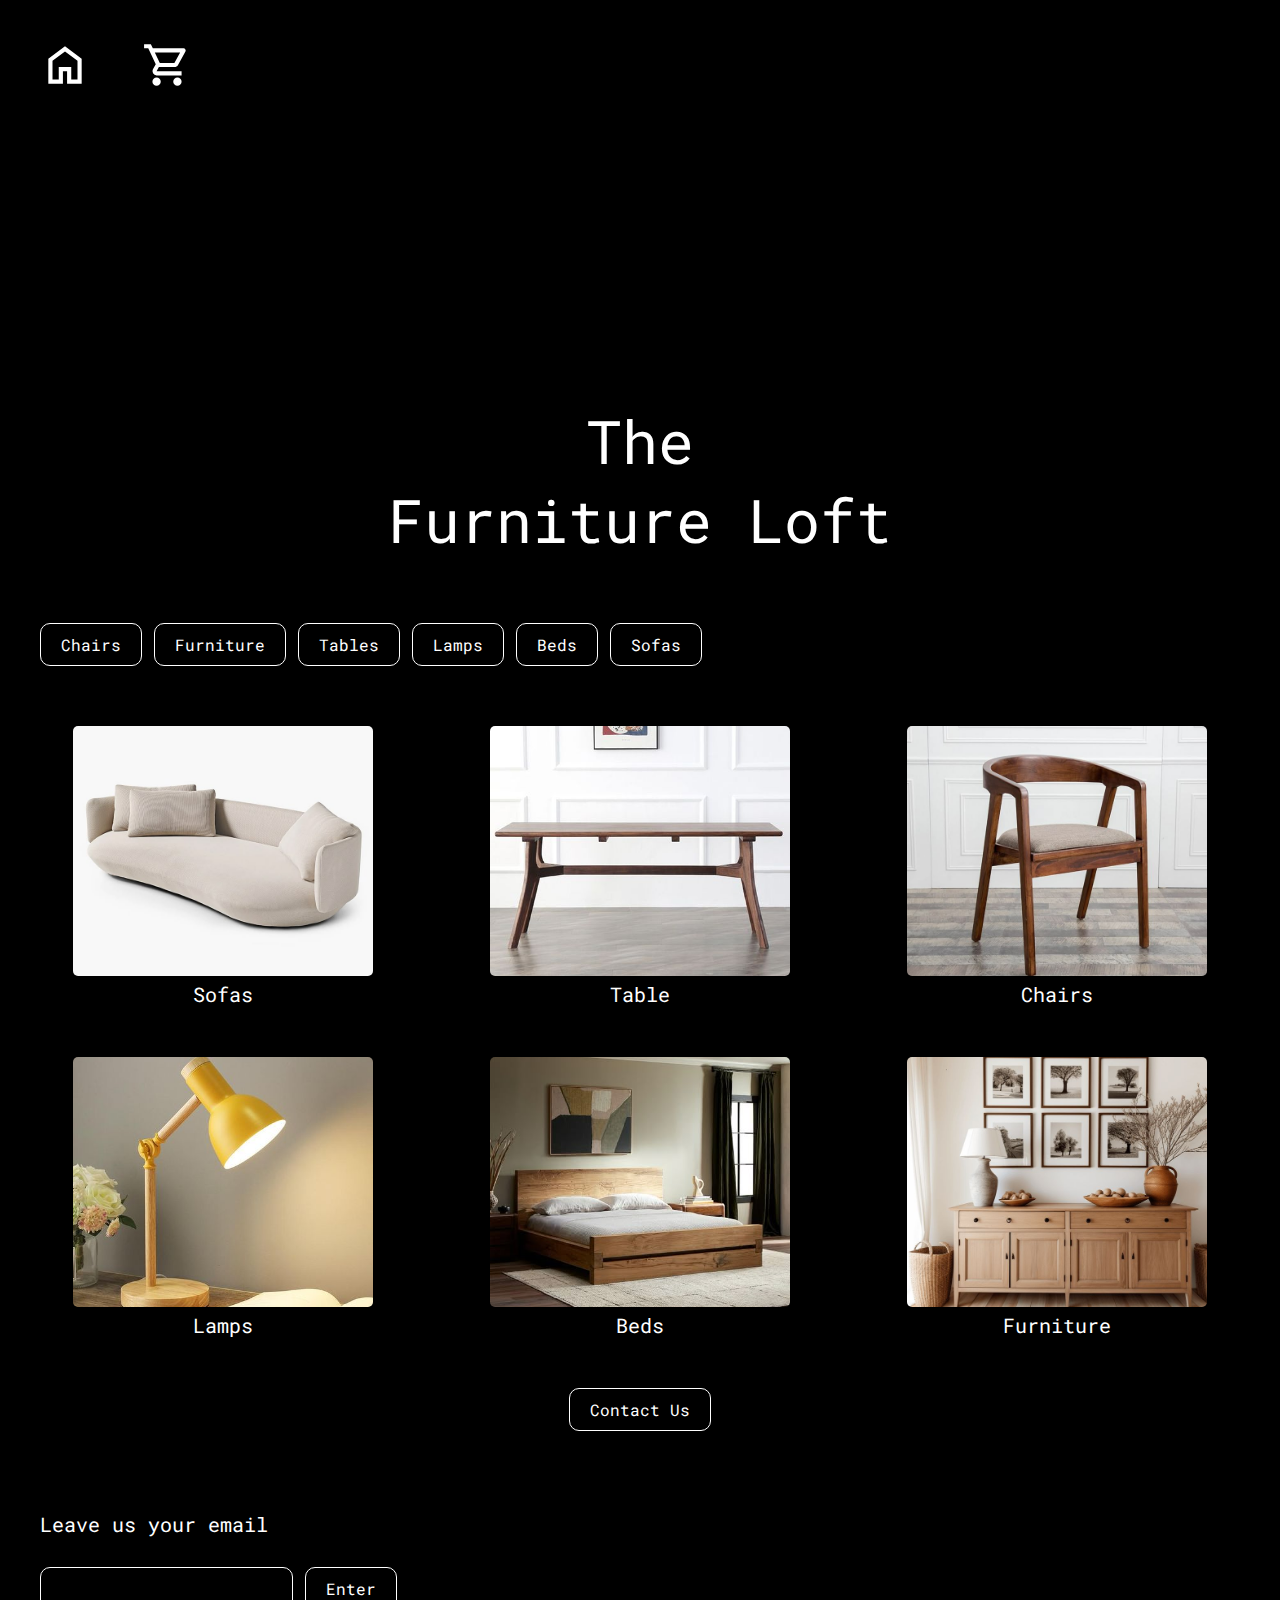
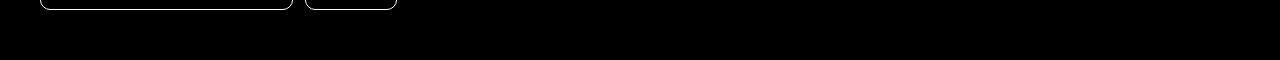
<file: index.html>
<!DOCTYPE html>
<html lang="en">
  <head>
    <meta charset="utf-8" />
    <meta name="viewport" content="width=device-width, initial-scale=1" />

    <title>e-comers web</title>

    <link rel="stylesheet" href="css/main.css" />
    <link
      rel="stylesheet"
      href="https://fonts.googleapis.com/css2?family=Material+Symbols+Outlined:opsz,wght,FILL,GRAD@20..48,100..700,0..1,-50..200&icon_names=home"
    />
  </head>
  <body>
    <header>
      <a href="index.html">
        <div class="home">
          <svg
            xmlns="http://www.w3.org/2000/svg"
            height="50px"
            viewBox="0 -960 960 960"
            width="50px"
            fill="white"
          >
            <path
              d="M240-200h120v-240h240v240h120v-360L480-740 240-560v360Zm-80 80v-480l320-240 320 240v480H520v-240h-80v240H160Zm320-350Z"
            />
          </svg>
        </div>
      </a>

      <a href="cart.html">
        <a href="cart.html">
      <div class="car">
          <svg
            xmlns="http://www.w3.org/2000/svg"
            height="50px"
            viewBox="0 -960 960 960"
            width="50px"
            fill="white"
          >
            <path
              d="M280-80q-33 0-56.5-23.5T200-160q0-33 23.5-56.5T280-240q33 0 56.5 23.5T360-160q0 33-23.5 56.5T280-80Zm400 0q-33 0-56.5-23.5T600-160q0-33 23.5-56.5T680-240q33 0 56.5 23.5T760-160q0 33-23.5 56.5T680-80ZM246-720l96 200h280l110-200H246Zm-38-80h590q23 0 35 20.5t1 41.5L692-482q-11 20-29.5 31T622-440H324l-44 80h480v80H280q-45 0-68-39.5t-2-78.5l54-98-144-304H40v-80h130l38 80Zm134 280h280-280Z"
            />
          </svg>
        </div> 
      </a>
    </a>

    <div class="cabeza">
      <div class="animacion">
        <img src="fotos/casa1.jpg" />
        <img src="fotos/casa2.jpg" />
        <img src="fotos/casa3.jpg" />
        <img src="fotos/casa4.jpg" />
        <img src="fotos/casa5.jpg" />
      </div>
    </div>

        <h1>
          <div class="titu">The</div>
          Furniture Loft
        </h1>
      </div>

<div class="botones">
      <a class="button" href="chairs.html"><button>Chairs</button></a>
      <a class="button" href="furniture.html"><button>Furniture</button></a>
      <a class="button" href="tables.html"><button>Tables</button></a>
      <button>Lamps</button>
      <button>Beds</button>
      <button>Sofas</button>
</div> 

    </header>

    <main>
      <div class="grid">
        <figure>
          <img src="fotos/sofa.jpg" />
          <figcaption>Sofas</figcaption>
        </figure>
        <a href="tables.html">
          <figure>
            <img src="fotos/table.jpg" />
            <figcaption>Table</figcaption>
          </figure>
        </a>
        <a href="chairs.html">
          <figure>
            <img src="fotos/silla.jpg" />
            <figcaption>Chairs</figcaption>
          </figure>
        </a>

        <figure>
          <img src="fotos/lamp.jpg" />
          <figcaption>Lamps</figcaption>
        </figure>

        <figure>
          <img src="fotos/cama.jpg" />
          <figcaption>Beds</figcaption>
        </figure>

        <a href="furniture.html">
          <figure>
            <img src="fotos/decor.jpg" />
            <figcaption>Furniture</figcaption>
          </figure>
        </a>
      </div>

      <div class="contenedor">
        <button class="mostrar">Contact Us</button>
      </div>
    </main>

    <footer>
      <p>Leave us your email</p>
      <input type="text" />
      <button>Enter</button>
    </footer>
  </body>
</html>
</file>
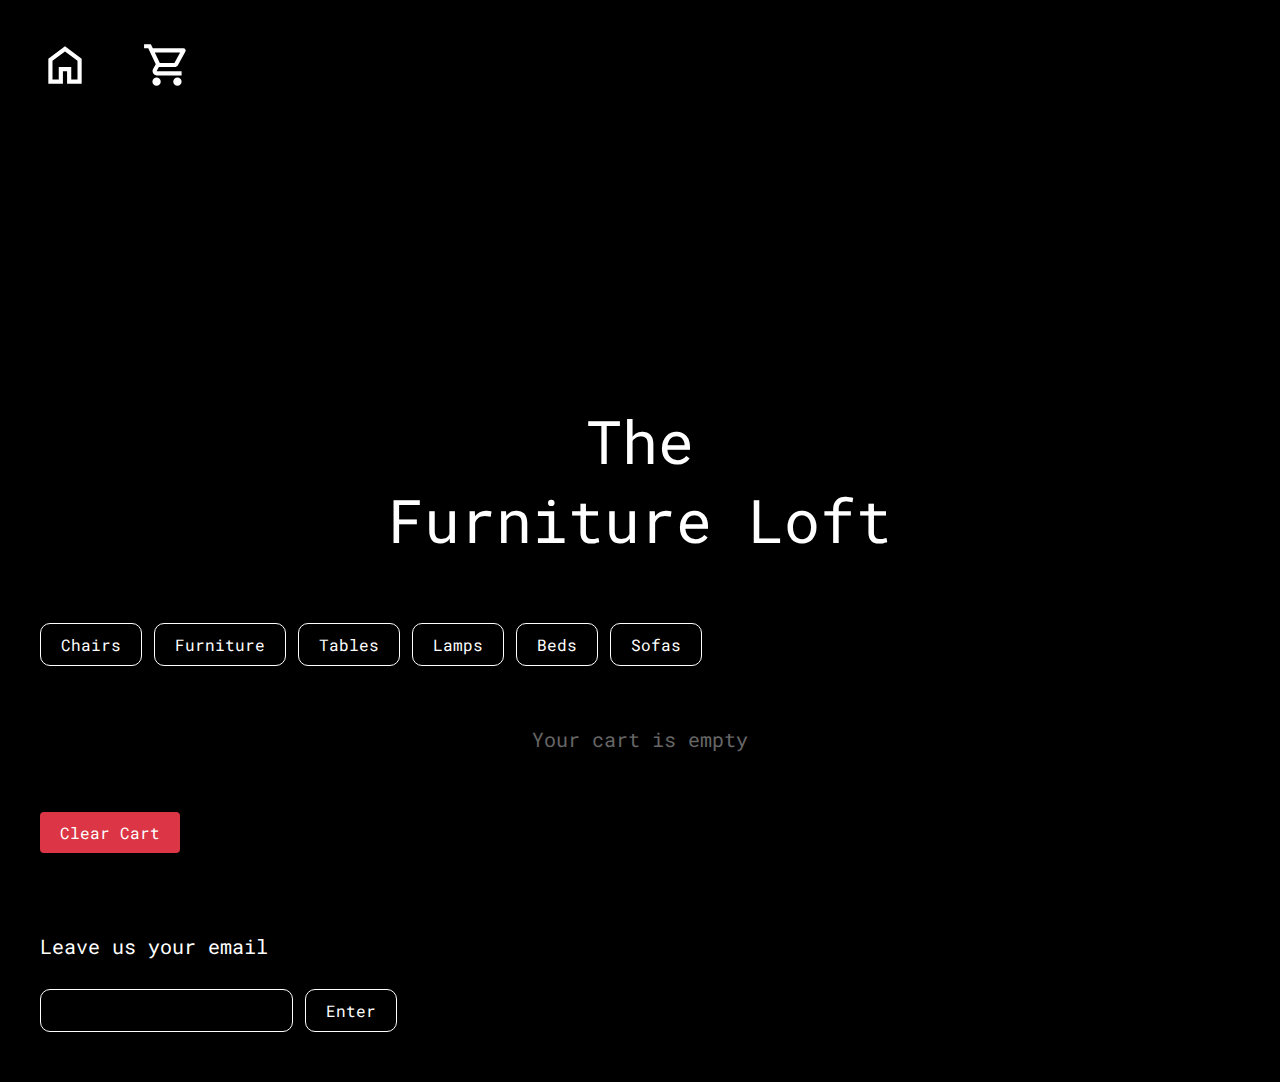
<file: cart.html>
<!DOCTYPE html>
<html lang="en">
  <head>
    <meta charset="UTF-8" />
    <meta name="viewport" content="width=device-width, initial-scale=1.0" />
    <title>Shopping cart</title>
    <link rel="stylesheet" href="css/main.css" />
    <script src="js/carro.js" defer></script>
  </head>
  <body>
    <header>

      <a href="index.html"
        ><div class="home">
          <svg
            xmlns="http://www.w3.org/2000/svg"
            height="50px"
            viewBox="0 -960 960 960"
            width="50px"
            fill="white"
          >
            <path
              d="M240-200h120v-240h240v240h120v-360L480-740 240-560v360Zm-80 80v-480l320-240 320 240v480H520v-240h-80v240H160Zm320-350Z"
            />
          </svg>
          </div>
        </a>

      <a href="cart.html">
      <div class="car">
        <svg
          xmlns="http://www.w3.org/2000/svg"
          height="50px"
          viewBox="0 -960 960 960"
          width="50px"
          fill="white"
        >
          <path
            d="M280-80q-33 0-56.5-23.5T200-160q0-33 23.5-56.5T280-240q33 0 56.5 23.5T360-160q0 33-23.5 56.5T280-80Zm400 0q-33 0-56.5-23.5T600-160q0-33 23.5-56.5T680-240q33 0 56.5 23.5T760-160q0 33-23.5 56.5T680-80ZM246-720l96 200h280l110-200H246Zm-38-80h590q23 0 35 20.5t1 41.5L692-482q-11 20-29.5 31T622-440H324l-44 80h480v80H280q-45 0-68-39.5t-2-78.5l54-98-144-304H40v-80h130l38 80Zm134 280h280-280Z"
          />
        </svg>
      </div> 
    </a>

    <div class="cabeza">
      <div class="animacion">
        <img src="fotos/casa1.jpg" />
        <img src="fotos/casa2.jpg" />
        <img src="fotos/casa3.jpg" />
        <img src="fotos/casa4.jpg" />
        <img src="fotos/casa5.jpg" />
      </div>
    </div>
    
        <h1>
          <div class="titu">The</div>
          Furniture Loft
        </h1>
      </div>

      <div class="botones">
        <a class="button" href="chairs.html"><button>Chairs</button></a>
        <a class="button" href="furniture.html"><button>Furniture</button></a>
        <a class="button" href="tables.html"><button>Tables</button></a>
        <button>Lamps</button>
        <button>Beds</button>
        <button>Sofas</button>
  </div>
    </header>

    <main>
      <div class="products" id="cart-items">
      </div>
      <div class="vaciar">
          <button id="clear-cart">Clear Cart</button>
      </div>
  </main>
  
  
  <footer>
    <p>Leave us your email</p>
    <input type="text" />
    <button>Enter</button>
  </footer>
  
  </body>
</html>
</file>
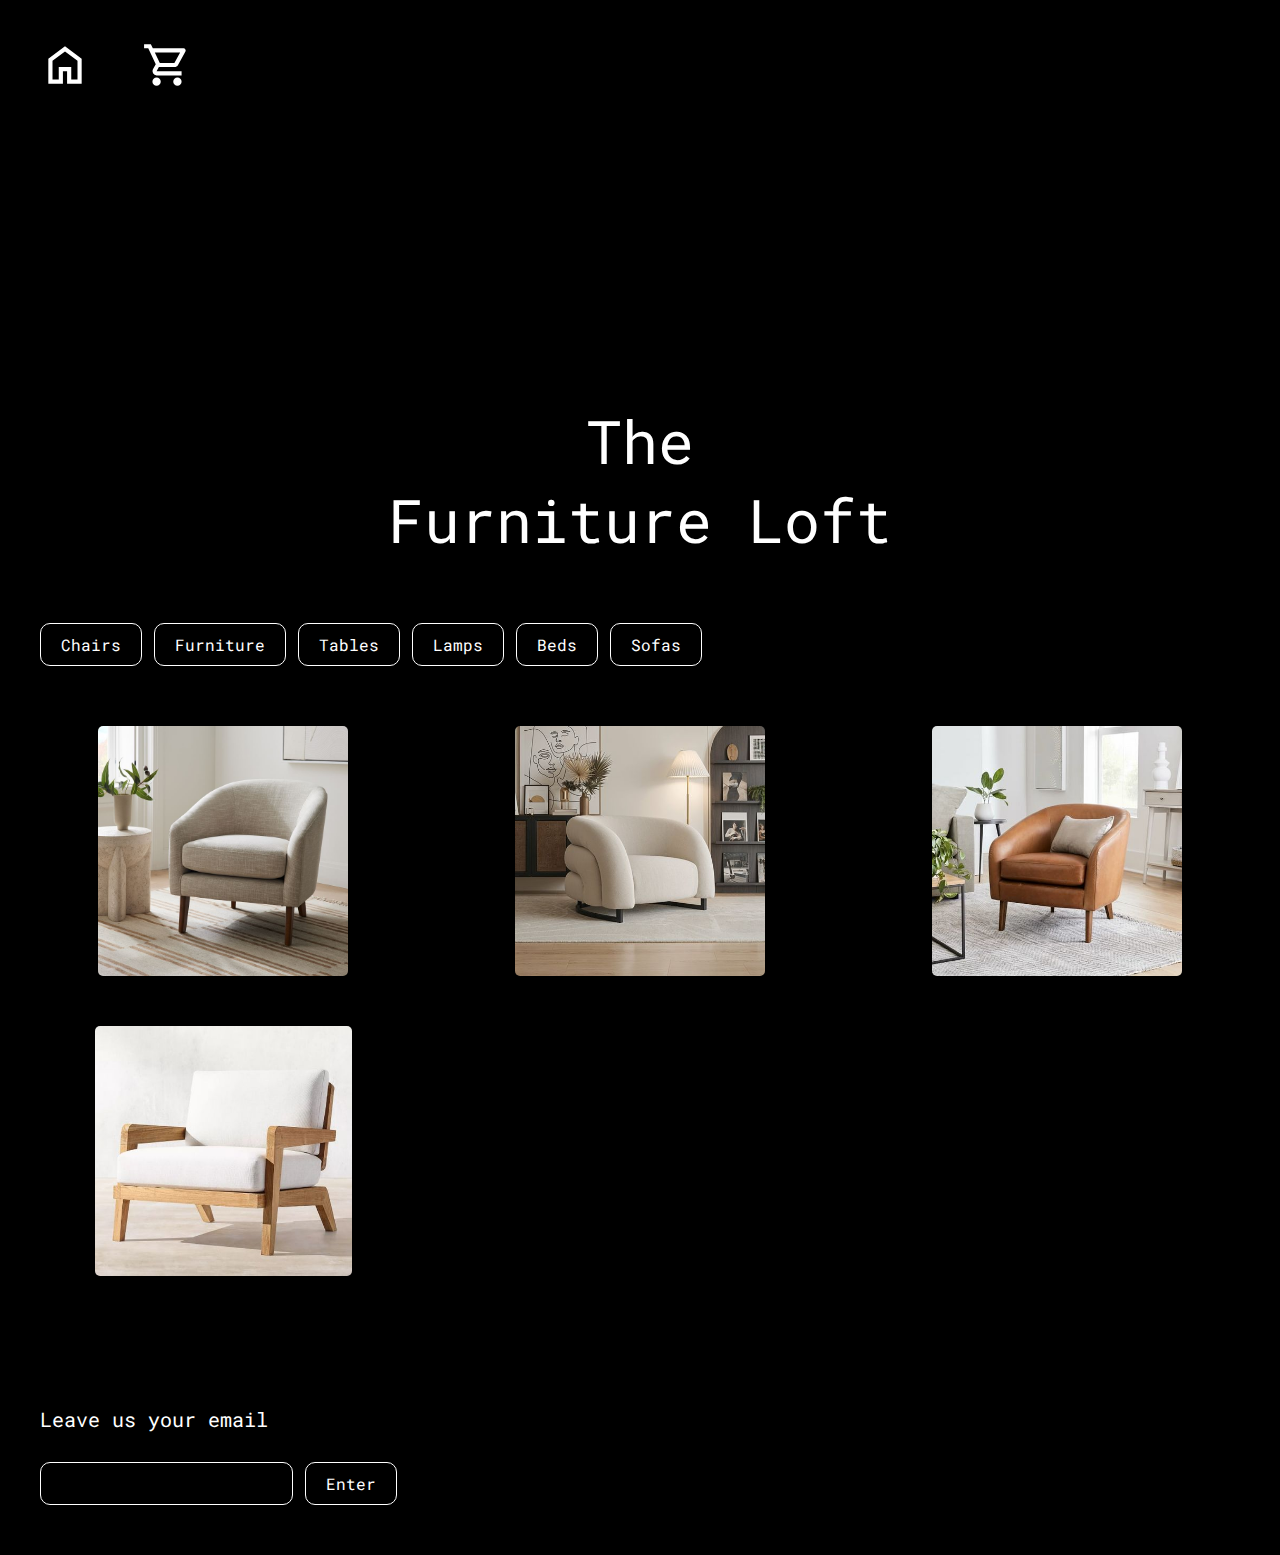
<file: chairs.html>
<!DOCTYPE html>
<html lang="en">
  <head>
    <meta charset="UTF-8" />
    <meta name="viewport" content="width=device-width, initial-scale=1.0" />
    <link rel="stylesheet" href="css/main.css" />
    <title>Chairs</title>
  </head>
  <body>
    <header>
      <a href="index.html">
        <div class="home">
          <svg
            xmlns="http://www.w3.org/2000/svg"
            height="50px"
            viewBox="0 -960 960 960"
            width="50px"
            fill="white"
          >
            <path
              d="M240-200h120v-240h240v240h120v-360L480-740 240-560v360Zm-80 80v-480l320-240 320 240v480H520v-240h-80v240H160Zm320-350Z"
            />
          </svg>
        </div>
      </a>

      <a href="cart.html">
        <a href="cart.html">
      <div class="car">
          <svg
            xmlns="http://www.w3.org/2000/svg"
            height="50px"
            viewBox="0 -960 960 960"
            width="50px"
            fill="white"
          >
            <path
              d="M280-80q-33 0-56.5-23.5T200-160q0-33 23.5-56.5T280-240q33 0 56.5 23.5T360-160q0 33-23.5 56.5T280-80Zm400 0q-33 0-56.5-23.5T600-160q0-33 23.5-56.5T680-240q33 0 56.5 23.5T760-160q0 33-23.5 56.5T680-80ZM246-720l96 200h280l110-200H246Zm-38-80h590q23 0 35 20.5t1 41.5L692-482q-11 20-29.5 31T622-440H324l-44 80h480v80H280q-45 0-68-39.5t-2-78.5l54-98-144-304H40v-80h130l38 80Zm134 280h280-280Z"
            />
          </svg>
        </div> 
      </a>
    </a>

    <div class="cabeza">
      <div class="animacion">
        <img src="fotos/casa1.jpg" />
        <img src="fotos/casa2.jpg" />
        <img src="fotos/casa3.jpg" />
        <img src="fotos/casa4.jpg" />
        <img src="fotos/casa5.jpg" />
      </div>
    </div>

        <h1>
          <div class="titu">The</div>
          Furniture Loft
        </h1>
      </div>

<div class="botones">
      <a class="button" href="chairs.html"><button>Chairs</button></a>
      <a class="button" href="furniture.html"><button>Furniture</button></a>
      <a class="button" href="tables.html"><button>Tables</button></a>
      <button>Lamps</button>
      <button>Beds</button>
      <button>Sofas</button>
</div> 

    </header>

    <main>
      <div class="grid-container">
        <div class="image-container">
          <a href="detail pages/chair1.html">
            <img
              src="fotos/silla1.jpg"
              alt="Silla 1 logo"
              class="project-img"
            />
            <div class="overlay">
              <p>Show More</p>
            </div>
          </a>
        </div>

        <div class="image-container">
          <a href="detail pages/chair2.html">
            <img
              src="fotos/silla2.jpg"
              alt="Silla 2 logo"
              class="project-img"
            />
            <div class="overlay">
              <p>Show More</p>
            </div>
          </a>
        </div>

        <div class="image-container">
          <a href="detail pages/chair3.html">
            <img
              src="fotos/silla3.jpg"
              alt="Silla 3 logo"
              class="project-img"
            />
            <div class="overlay">
              <p>Show More</p>
            </div>
          </a>
        </div>

        <div class="image-container">
          <a href="detail pages/chair4.html">
            <img
              src="fotos/silla4.jpg"
              alt="Silla 4 logo"
              class="project-img"
            />
            <div class="overlay">
              <p>Show More</p>
            </div>
          </a>
        </div>
      </div>
    </main>

    <footer>
      <p>Leave us your email</p>
      <input type="text" />
      <button>Enter</button>
    </footer>
  </body>
</html>
</file>
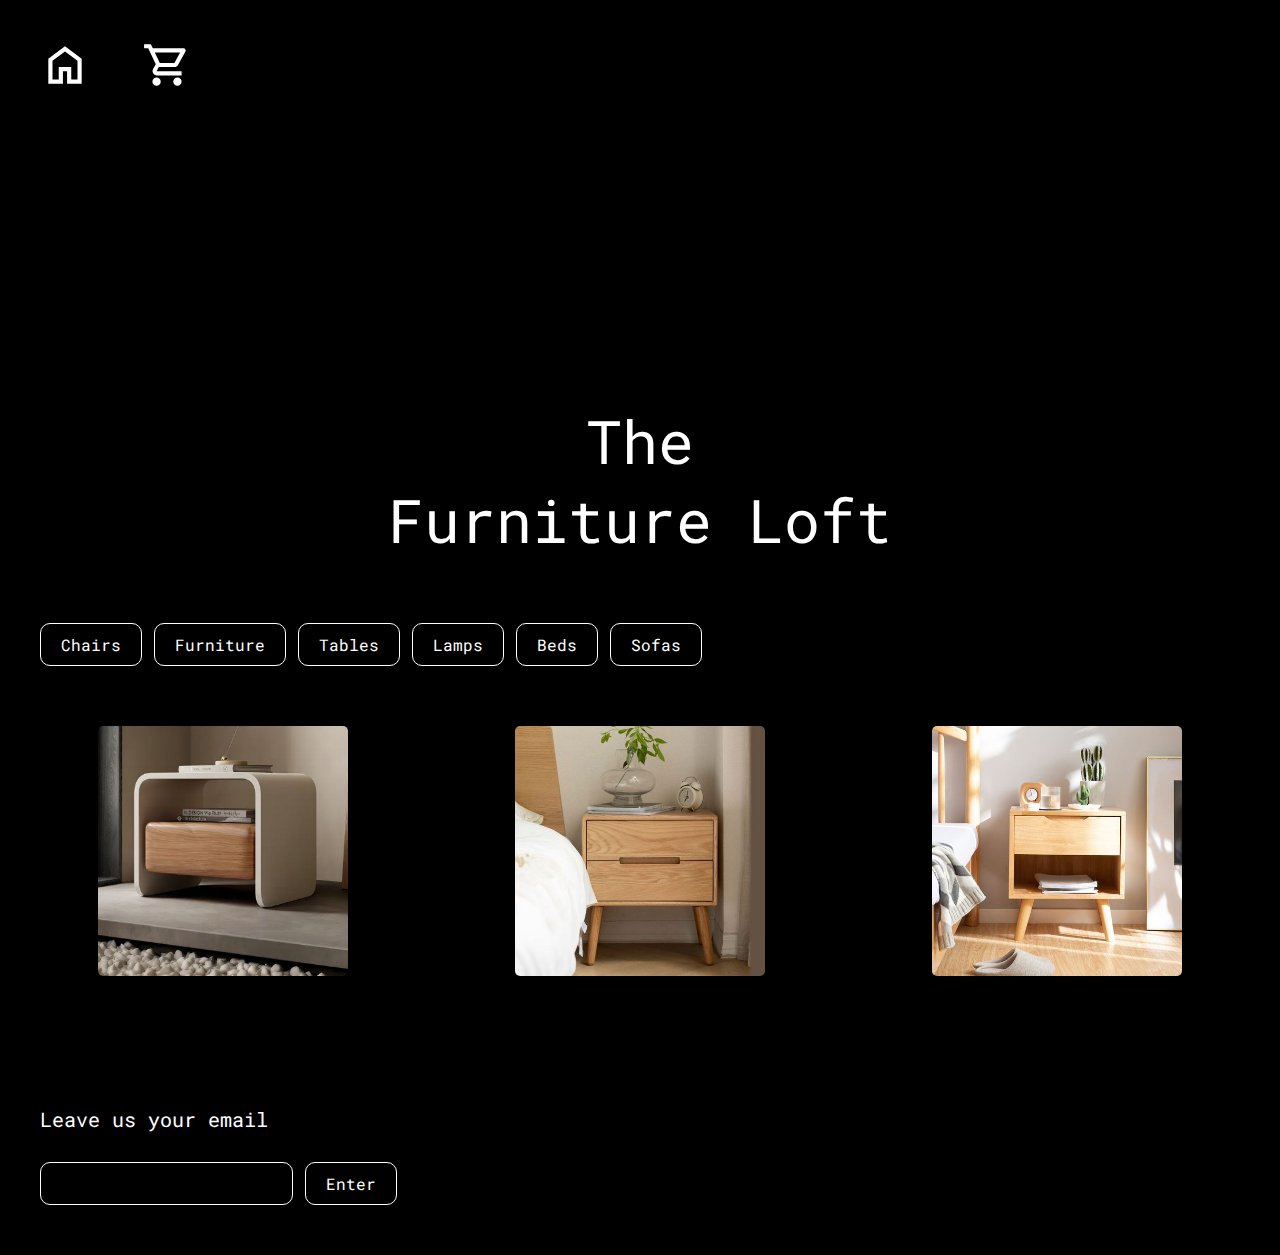
<file: furniture.html>
<!DOCTYPE html>
<html lang="en">
  <head>
    <meta charset="UTF-8" />
    <meta name="viewport" content="width=device-width, initial-scale=1.0" />
    <link rel="stylesheet" href="css/main.css" />
    <title>Furniture</title>
  </head>
  <body>
    <header>
      <a href="index.html">
        <div class="home">
          <svg
            xmlns="http://www.w3.org/2000/svg"
            height="50px"
            viewBox="0 -960 960 960"
            width="50px"
            fill="white"
          >
            <path
              d="M240-200h120v-240h240v240h120v-360L480-740 240-560v360Zm-80 80v-480l320-240 320 240v480H520v-240h-80v240H160Zm320-350Z"
            />
          </svg>
        </div>
      </a>

      <a href="cart.html">
        <a href="cart.html">
      <div class="car">
          <svg
            xmlns="http://www.w3.org/2000/svg"
            height="50px"
            viewBox="0 -960 960 960"
            width="50px"
            fill="white"
          >
            <path
              d="M280-80q-33 0-56.5-23.5T200-160q0-33 23.5-56.5T280-240q33 0 56.5 23.5T360-160q0 33-23.5 56.5T280-80Zm400 0q-33 0-56.5-23.5T600-160q0-33 23.5-56.5T680-240q33 0 56.5 23.5T760-160q0 33-23.5 56.5T680-80ZM246-720l96 200h280l110-200H246Zm-38-80h590q23 0 35 20.5t1 41.5L692-482q-11 20-29.5 31T622-440H324l-44 80h480v80H280q-45 0-68-39.5t-2-78.5l54-98-144-304H40v-80h130l38 80Zm134 280h280-280Z"
            />
          </svg>
        </div> 
      </a>
    </a>

    <div class="cabeza">
      <div class="animacion">
        <img src="fotos/casa1.jpg" />
        <img src="fotos/casa2.jpg" />
        <img src="fotos/casa3.jpg" />
        <img src="fotos/casa4.jpg" />
        <img src="fotos/casa5.jpg" />
      </div>
    </div>

        <h1>
          <div class="titu">The</div>
          Furniture Loft
        </h1>
      </div>

<div class="botones">
      <a class="button" href="chairs.html"><button>Chairs</button></a>
      <a class="button" href="furniture.html"><button>Furniture</button></a>
      <a class="button" href="tables.html"><button>Tables</button></a>
      <button>Lamps</button>
      <button>Beds</button>
      <button>Sofas</button>
</div> 

    </header>

    <main>
      <div class="grid-container">
        <div class="image-container">
          <a href="detail pages/furniture1.html">
            <img
              src="fotos/fern1.jpg"
              alt="Mueble 1 logo"
              class="project-img"
            />
            <div class="overlay">
              <p>Show More</p>
            </div>
          </a>
        </div>

        <div class="image-container">
          <a href="detail pages/furniture2.html">
            <img
              src="fotos/fern2.jpg"
              alt="Mueble 2 logo"
              class="project-img"
            />
            <div class="overlay">
              <p>Show More</p>
            </div>
          </a>
        </div>

        <div class="image-container">
          <a href="detail pages/furniture3.html">
            <img
              src="fotos/fern3.jpg"
              alt="Mueble 3 logo"
              class="project-img"
            />
            <div class="overlay">
              <p>Show More</p>
            </div>
          </a>
        </div>
      </div>
    </main>
    <footer>
      <p>Leave us your email</p>
      <input type="text" />
      <button>Enter</button>
    </footer>
  </body>
</html>
</file>
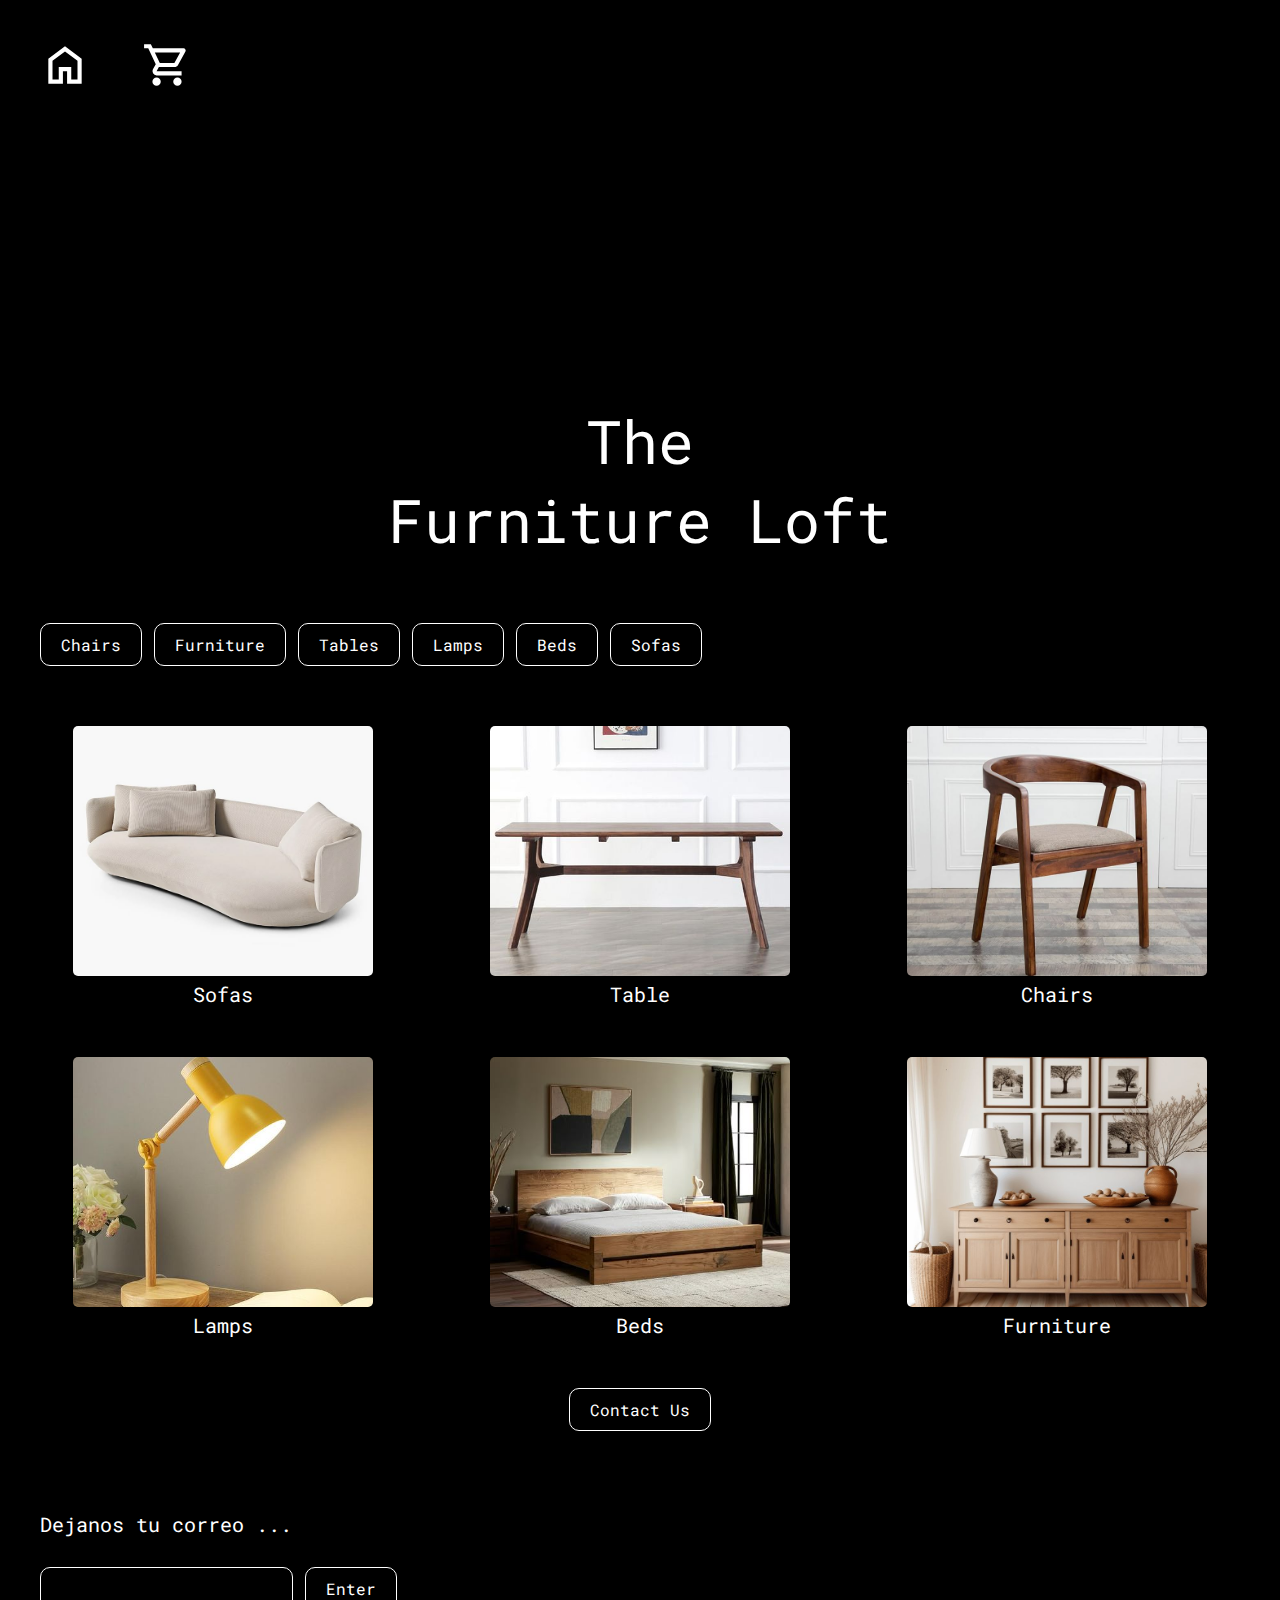
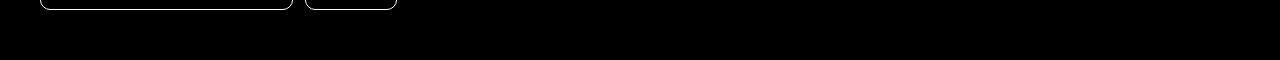
<file: main.html>
<!DOCTYPE html>
<html lang="en">
  <head>
    <meta charset="utf-8" />
    <meta name="viewport" content="width=device-width, initial-scale=1" />

    <title>e-comers web</title>

    <link rel="stylesheet" href="css/main.css" />
    <link
      rel="stylesheet"
      href="https://fonts.googleapis.com/css2?family=Material+Symbols+Outlined:opsz,wght,FILL,GRAD@20..48,100..700,0..1,-50..200&icon_names=home"
    />
  </head>
  <body>
    <header>
      <a href="main.html">
        <div class="home">
          <svg
            xmlns="http://www.w3.org/2000/svg"
            height="50px"
            viewBox="0 -960 960 960"
            width="50px"
            fill="white"
          >
            <path
              d="M240-200h120v-240h240v240h120v-360L480-740 240-560v360Zm-80 80v-480l320-240 320 240v480H520v-240h-80v240H160Zm320-350Z"
            />
          </svg>
        </div>
      </a>

      <a href="cart.html">
        <a href="cart.html">
      <div class="car">
          <svg
            xmlns="http://www.w3.org/2000/svg"
            height="50px"
            viewBox="0 -960 960 960"
            width="50px"
            fill="white"
          >
            <path
              d="M280-80q-33 0-56.5-23.5T200-160q0-33 23.5-56.5T280-240q33 0 56.5 23.5T360-160q0 33-23.5 56.5T280-80Zm400 0q-33 0-56.5-23.5T600-160q0-33 23.5-56.5T680-240q33 0 56.5 23.5T760-160q0 33-23.5 56.5T680-80ZM246-720l96 200h280l110-200H246Zm-38-80h590q23 0 35 20.5t1 41.5L692-482q-11 20-29.5 31T622-440H324l-44 80h480v80H280q-45 0-68-39.5t-2-78.5l54-98-144-304H40v-80h130l38 80Zm134 280h280-280Z"
            />
          </svg>
        </div> 
      </a>
    </a>

    <div class="cabeza">
      <div class="animacion">
        <img src="fotos/casa1.jpg" />
        <img src="fotos/casa2.jpg" />
        <img src="fotos/casa3.jpg" />
        <img src="fotos/casa4.jpg" />
        <img src="fotos/casa5.jpg" />
      </div>
    </div>

        <h1>
          <div class="titu">The</div>
          Furniture Loft
        </h1>
      </div>

<div class="botones">
      <a class="button" href="chairs.html"><button>Chairs</button></a>
      <a class="button" href="furniture.html"><button>Furniture</button></a>
      <a class="button" href="tables.html"><button>Tables</button></a>
      <button>Lamps</button>
      <button>Beds</button>
      <button>Sofas</button>
</div> 

    </header>

    <main>
      <div class="grid">
        <figure>
          <img src="fotos/sofa.jpg" />
          <figcaption>Sofas</figcaption>
        </figure>
        <a href="tables.html">
          <figure>
            <img src="fotos/table.jpg" />
            <figcaption>Table</figcaption>
          </figure>
        </a>
        <a href="chairs.html">
          <figure>
            <img src="fotos/silla.jpg" />
            <figcaption>Chairs</figcaption>
          </figure>
        </a>

        <figure>
          <img src="fotos/lamp.jpg" />
          <figcaption>Lamps</figcaption>
        </figure>

        <figure>
          <img src="fotos/cama.jpg" />
          <figcaption>Beds</figcaption>
        </figure>

        <a href="furniture.html">
          <figure>
            <img src="fotos/decor.jpg" />
            <figcaption>Furniture</figcaption>
          </figure>
        </a>
      </div>

      <div class="contenedor">
        <button class="mostrar">Contact Us</button>
      </div>
    </main>

    <footer>
      <p>Dejanos tu correo ...</p>
      <input type="text" />
      <button>Enter</button>
    </footer>
  </body>
</html>
</file>
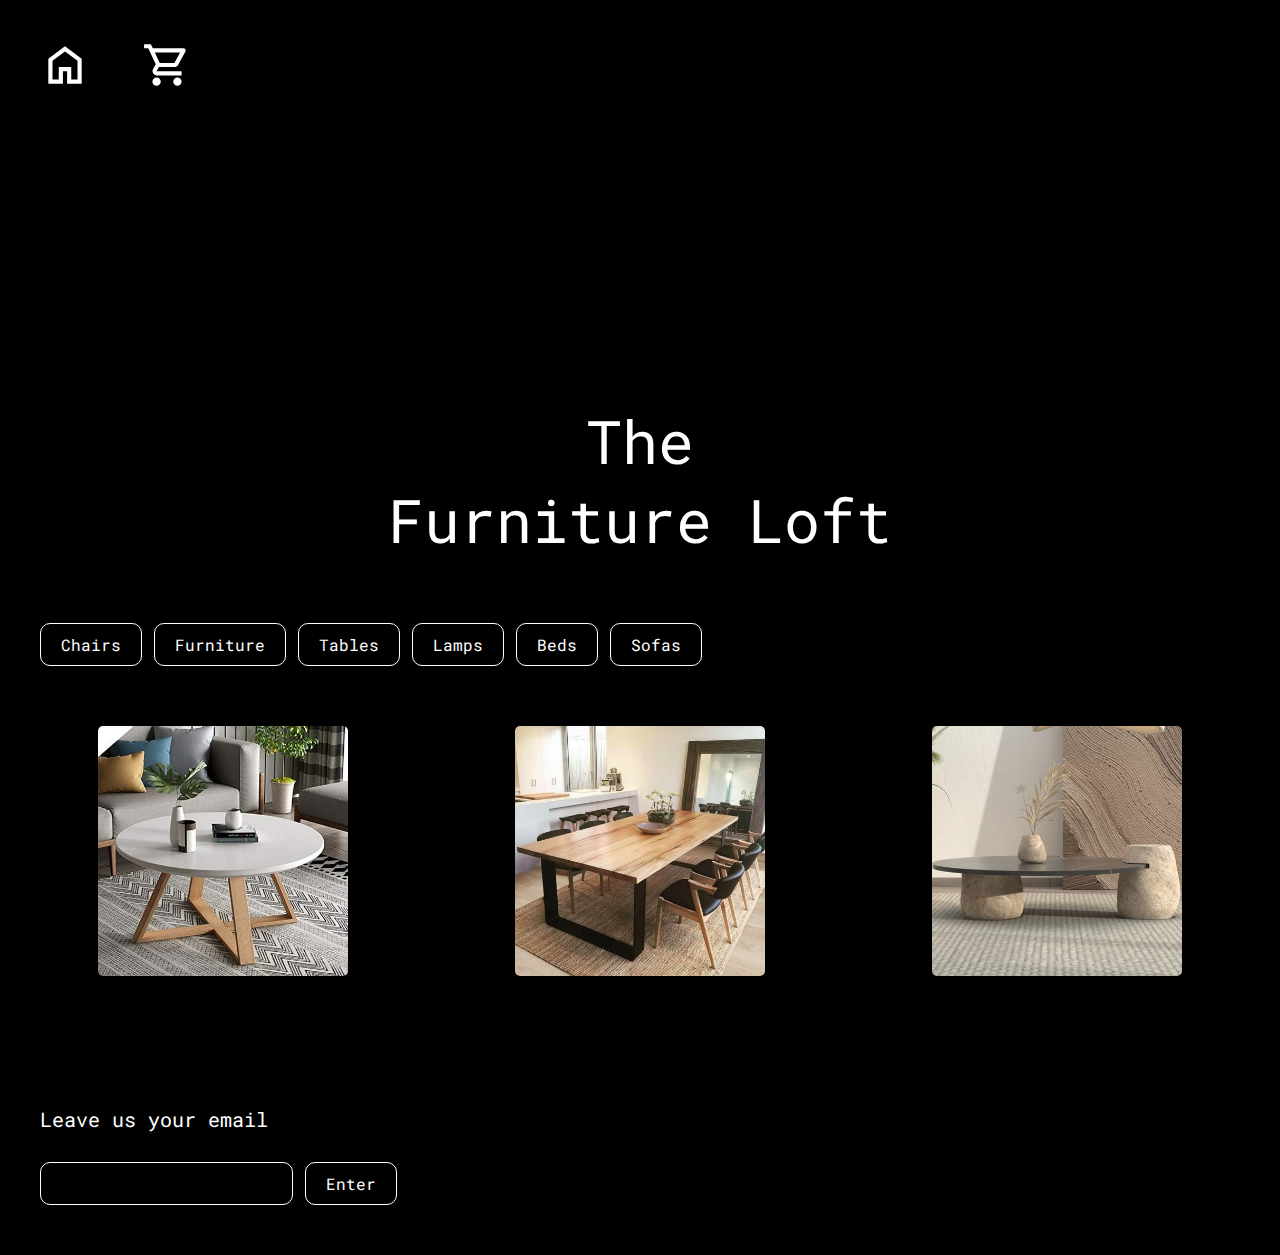
<file: tables.html>
<!DOCTYPE html>
<html lang="en">
  <head>
    <meta charset="UTF-8" />
    <meta name="viewport" content="width=device-width, initial-scale=1.0" />
    <link rel="stylesheet" href="css/main.css" />
    <title>Tables</title>
  </head>
  <body>
    <header>
      <a href="index.html">
        <div class="home">
          <svg
            xmlns="http://www.w3.org/2000/svg"
            height="50px"
            viewBox="0 -960 960 960"
            width="50px"
            fill="white"
          >
            <path
              d="M240-200h120v-240h240v240h120v-360L480-740 240-560v360Zm-80 80v-480l320-240 320 240v480H520v-240h-80v240H160Zm320-350Z"
            />
          </svg>
        </div>
      </a>

      <a href="cart.html">
        <a href="cart.html">
      <div class="car">
          <svg
            xmlns="http://www.w3.org/2000/svg"
            height="50px"
            viewBox="0 -960 960 960"
            width="50px"
            fill="white"
          >
            <path
              d="M280-80q-33 0-56.5-23.5T200-160q0-33 23.5-56.5T280-240q33 0 56.5 23.5T360-160q0 33-23.5 56.5T280-80Zm400 0q-33 0-56.5-23.5T600-160q0-33 23.5-56.5T680-240q33 0 56.5 23.5T760-160q0 33-23.5 56.5T680-80ZM246-720l96 200h280l110-200H246Zm-38-80h590q23 0 35 20.5t1 41.5L692-482q-11 20-29.5 31T622-440H324l-44 80h480v80H280q-45 0-68-39.5t-2-78.5l54-98-144-304H40v-80h130l38 80Zm134 280h280-280Z"
            />
          </svg>
        </div> 
      </a>
    </a>

    <div class="cabeza">
      <div class="animacion">
        <img src="fotos/casa1.jpg" />
        <img src="fotos/casa2.jpg" />
        <img src="fotos/casa3.jpg" />
        <img src="fotos/casa4.jpg" />
        <img src="fotos/casa5.jpg" />
      </div>
    </div>

        <h1>
          <div class="titu">The</div>
          Furniture Loft
        </h1>
      </div>

<div class="botones">
      <a class="button" href="chairs.html"><button>Chairs</button></a>
      <a class="button" href="furniture.html"><button>Furniture</button></a>
      <a class="button" href="tables.html"><button>Tables</button></a>
      <button>Lamps</button>
      <button>Beds</button>
      <button>Sofas</button>
</div> 

    </header>

    <main>
      <div class="grid-container">

        
          <div class="image-container">
            <a href="detail pages/table1.html">
            <img
              src="fotos/mesa1.jpg"
              alt="Mesa 1 logo"
              class="project-img"
            />
            <div class="overlay">
              <p>Show More</p>
            </div>
             </a>
          </div>

       
        
          <div class="image-container">
            <a href="detail pages/table2.html">
            <img
              src="fotos/mesa2.jpg"
              alt="Mesa 2 logo"
              class="project-img"
            />
            <div class="overlay">
              <p>Show More</p>
            </div>
            </a>
          </div>
       

        
          <div class="image-container">
            <a href="detail pages/table3.html">
            <img
              src="fotos/mesa3.jpg"
              alt="Mesa 3 logo"
              class="project-img"
            />
            <div class="overlay">
              <p>Show More</p>
            </div>
             </a>
          </div>
       
      </div>
    </main>
    <footer>
      <p>Leave us your email</p>
      <input type="text" />
      <button>Enter</button>
    </footer>
  </body>
</html>
</file>
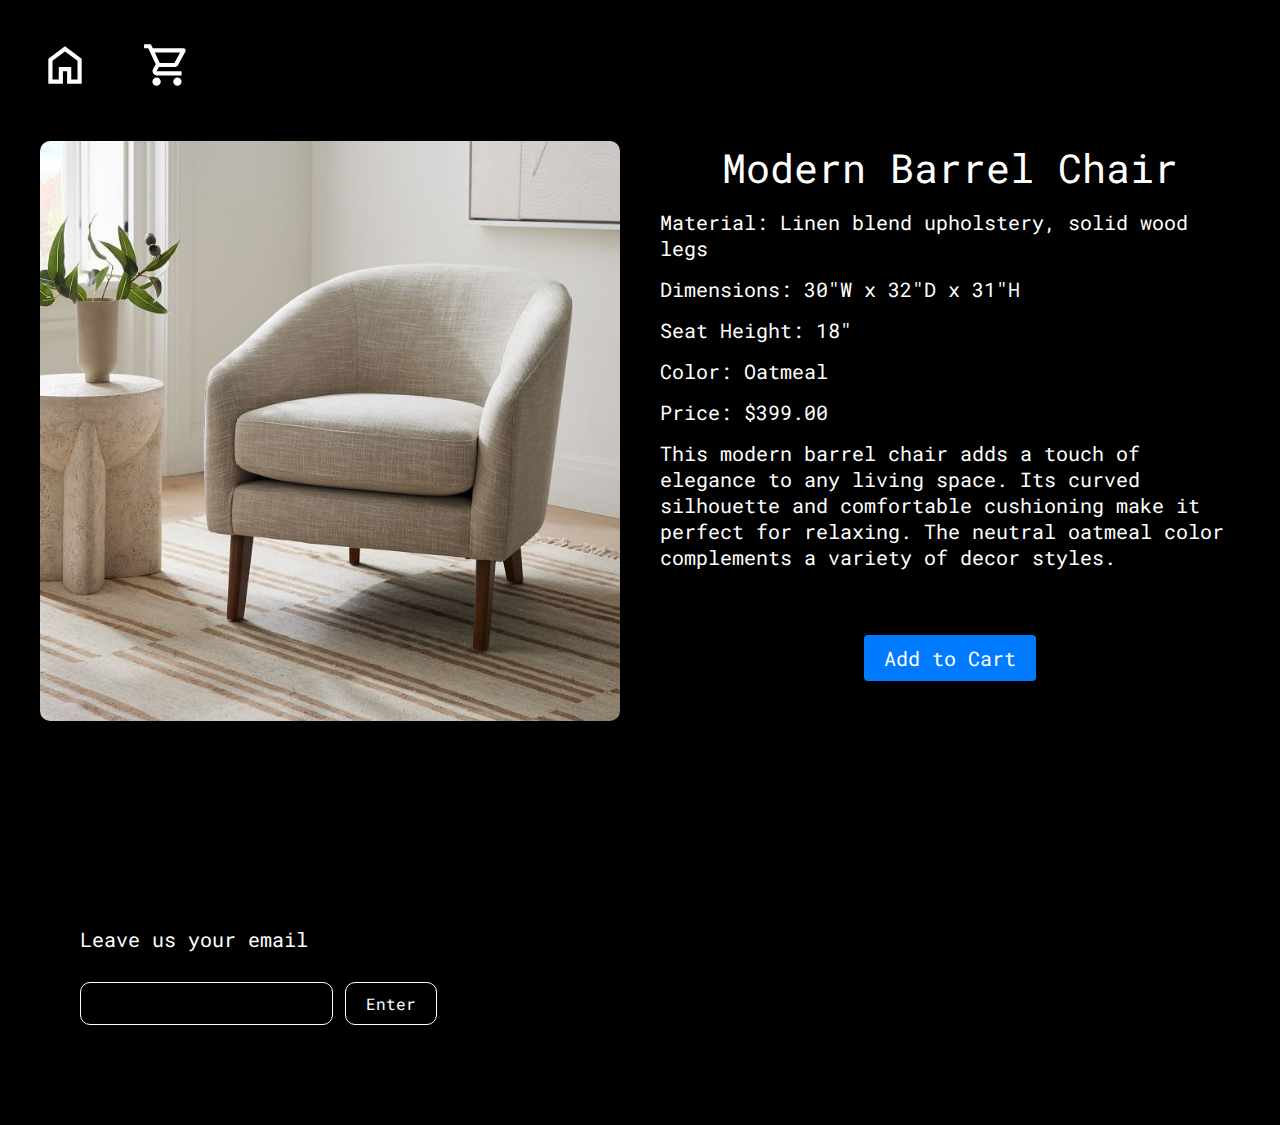
<file: detail pages/chair1.html>
<!DOCTYPE html>
<html lang="en">
  <head>
    <meta charset="UTF-8" />
    <meta name="viewport" content="width=device-width, initial-scale=1.0" />
    <link rel="stylesheet" href="../css/main.css" />
    <script src="../js/carro.js" defer></script>
    <title>Product Page</title>
  </head>
  <body>
    <header>
      <a href="../index.html">
        <div class="home">
          <svg
            xmlns="http://www.w3.org/2000/svg"
            height="50px"
            viewBox="0 -960 960 960"
            width="50px"
            fill="white"
          >
            <path
              d="M240-200h120v-240h240v240h120v-360L480-740 240-560v360Zm-80 80v-480l320-240 320 240v480H520v-240h-80v240H160Zm320-350Z"
            />
          </svg>
        </div>
      </a>
      <a href="../cart.html">
        <div class="car">
          <svg
            xmlns="http://www.w3.org/2000/svg"
            height="50px"
            viewBox="0 -960 960 960"
            width="50px"
            fill="white"
          >
            <path
              d="M280-80q-33 0-56.5-23.5T200-160q0-33 23.5-56.5T280-240q33 0 56.5 23.5T360-160q0 33-23.5 56.5T280-80Zm400 0q-33 0-56.5-23.5T600-160q0-33 23.5-56.5T680-240q33 0 56.5 23.5T760-160q0 33-23.5 56.5T680-80ZM246-720l96 200h280l110-200H246Zm-38-80h590q23 0 35 20.5t1 41.5L692-482q-11 20-29.5 31T622-440H324l-44 80h480v80H280q-45 0-68-39.5t-2-78.5l54-98-144-304H40v-80h130l38 80Zm134 280h280-280Z"
            />
          </svg>
        </div>
      </a>
    </header>
    <main class="product-grid">
      <div class="product-image">
        <img src="../fotos/silla1.jpg" alt="Product Image" />
      </div>
      <div class="product-info">
        <h1>Modern Barrel Chair</h1>
        <p>
          <strong>Material:</strong> Linen blend upholstery, solid wood legs
        </p>
        <p><strong>Dimensions:</strong> 30"W x 32"D x 31"H</p>
        <p><strong>Seat Height:</strong> 18"</p>
        <p><strong>Color:</strong> Oatmeal</p>
        <p><strong>Price:</strong> $399.00</p>
        <p>
          This modern barrel chair adds a touch of elegance to any living space.
          Its curved silhouette and comfortable cushioning make it perfect for
          relaxing. The neutral oatmeal color complements a variety of decor
          styles.
        </p>

        <button class="add-button" 
    data-id="1" 
    data-name="Modern Barrel Chair" 
    data-price="399.00"
    data-image="../fotos/silla1.jpg">
    Add to Cart
</button>



      </div>
    </main>
    <footer>
      <footer>
        <p>Leave us your email</p>
        <input type="text" />
        <button>Enter</button>
      </footer>
  </body>
</html>
</file>
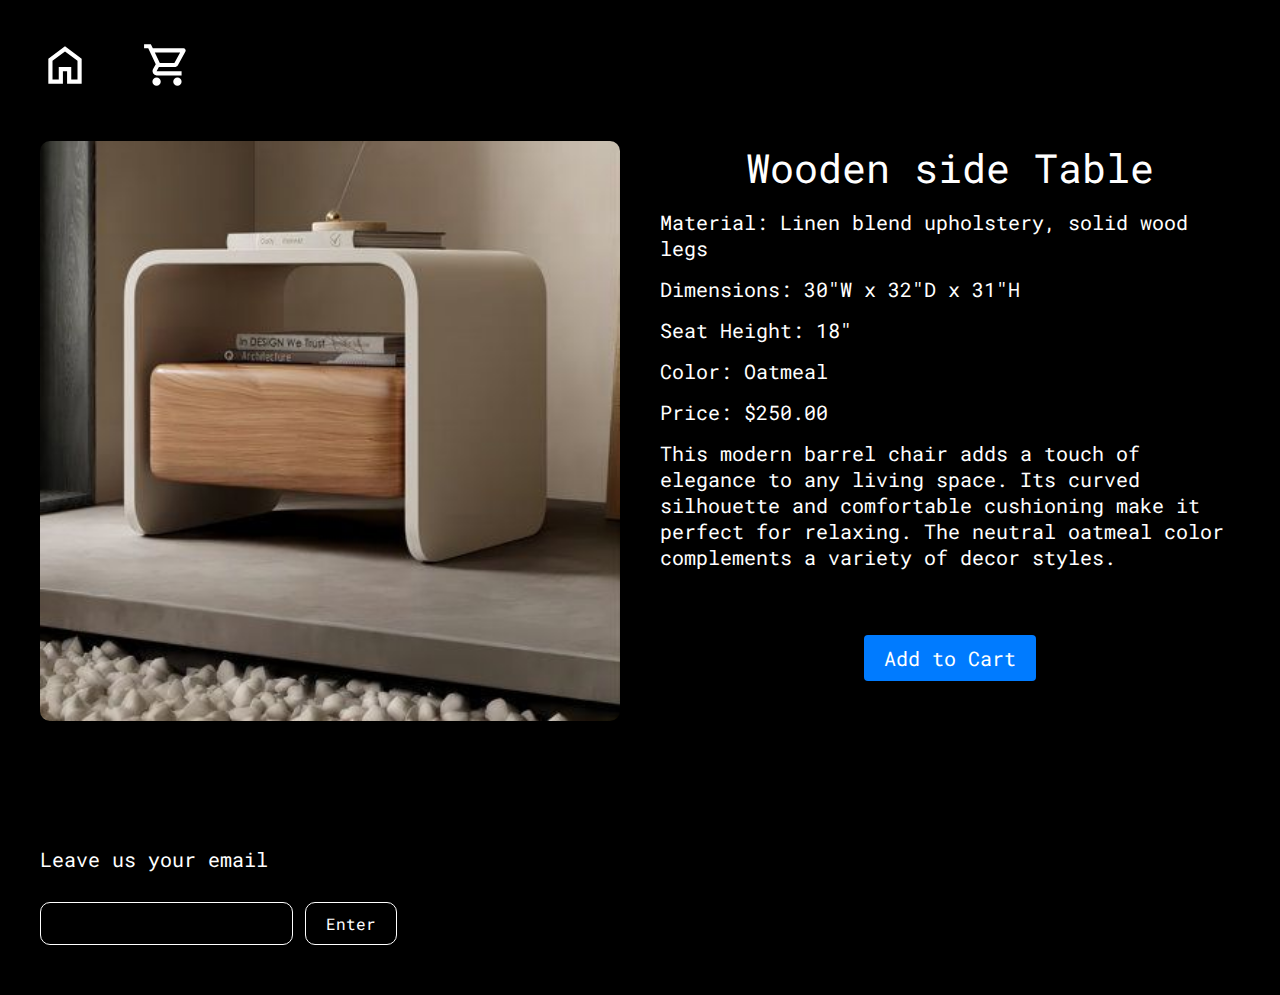
<file: detail pages/furniture1.html>
<!DOCTYPE html>
<html lang="en">
  <head>
    <meta charset="UTF-8" />
    <meta name="viewport" content="width=device-width, initial-scale=1.0" />
    <link rel="stylesheet" href="../css/main.css" />
    <script src="../js/carro.js" defer></script>
    <title>Product Page</title>
  </head>
  <body>
    <header>
      <a href="../index.html">
        <div class="home">
          <svg
            xmlns="http://www.w3.org/2000/svg"
            height="50px"
            viewBox="0 -960 960 960"
            width="50px"
            fill="white"
          >
            <path
              d="M240-200h120v-240h240v240h120v-360L480-740 240-560v360Zm-80 80v-480l320-240 320 240v480H520v-240h-80v240H160Zm320-350Z"
            />
          </svg>
        </div>
      </a>
      <a href="../cart.html">
        <div class="car">
          <svg
            xmlns="http://www.w3.org/2000/svg"
            height="50px"
            viewBox="0 -960 960 960"
            width="50px"
            fill="white"
          >
            <path
              d="M280-80q-33 0-56.5-23.5T200-160q0-33 23.5-56.5T280-240q33 0 56.5 23.5T360-160q0 33-23.5 56.5T280-80Zm400 0q-33 0-56.5-23.5T600-160q0-33 23.5-56.5T680-240q33 0 56.5 23.5T760-160q0 33-23.5 56.5T680-80ZM246-720l96 200h280l110-200H246Zm-38-80h590q23 0 35 20.5t1 41.5L692-482q-11 20-29.5 31T622-440H324l-44 80h480v80H280q-45 0-68-39.5t-2-78.5l54-98-144-304H40v-80h130l38 80Zm134 280h280-280Z"
            />
          </svg>
        </div>
      </a>
    </header>
    <main class="product-grid">
      <div class="product-image">
        <img src="../fotos/fern1.jpg" alt="Product Image" />
      </div>
      <div class="product-info">
        <h1>Wooden side Table</h1>
        <p>
          <strong>Material:</strong> Linen blend upholstery, solid wood legs
        </p>
        <p><strong>Dimensions:</strong> 30"W x 32"D x 31"H</p>
        <p><strong>Seat Height:</strong> 18"</p>
        <p><strong>Color:</strong> Oatmeal</p>
        <p><strong>Price:</strong> $250.00</p>
        <p>
          This modern barrel chair adds a touch of elegance to any living space.
          Its curved silhouette and comfortable cushioning make it perfect for
          relaxing. The neutral oatmeal color complements a variety of decor
          styles.
        </p>

        <button class="add-button" 
        data-id="2" 
        data-name="Wooden side Table" 
        data-price="250.00"
        data-image="../fotos/fern1.jpg">
        Add to Cart
        </button>



      </div>
    </main>
    <footer>
      <p>Leave us your email</p>
      <input type="text" />
      <button>Enter</button>
    </footer>
  </body>
</html>
</file>
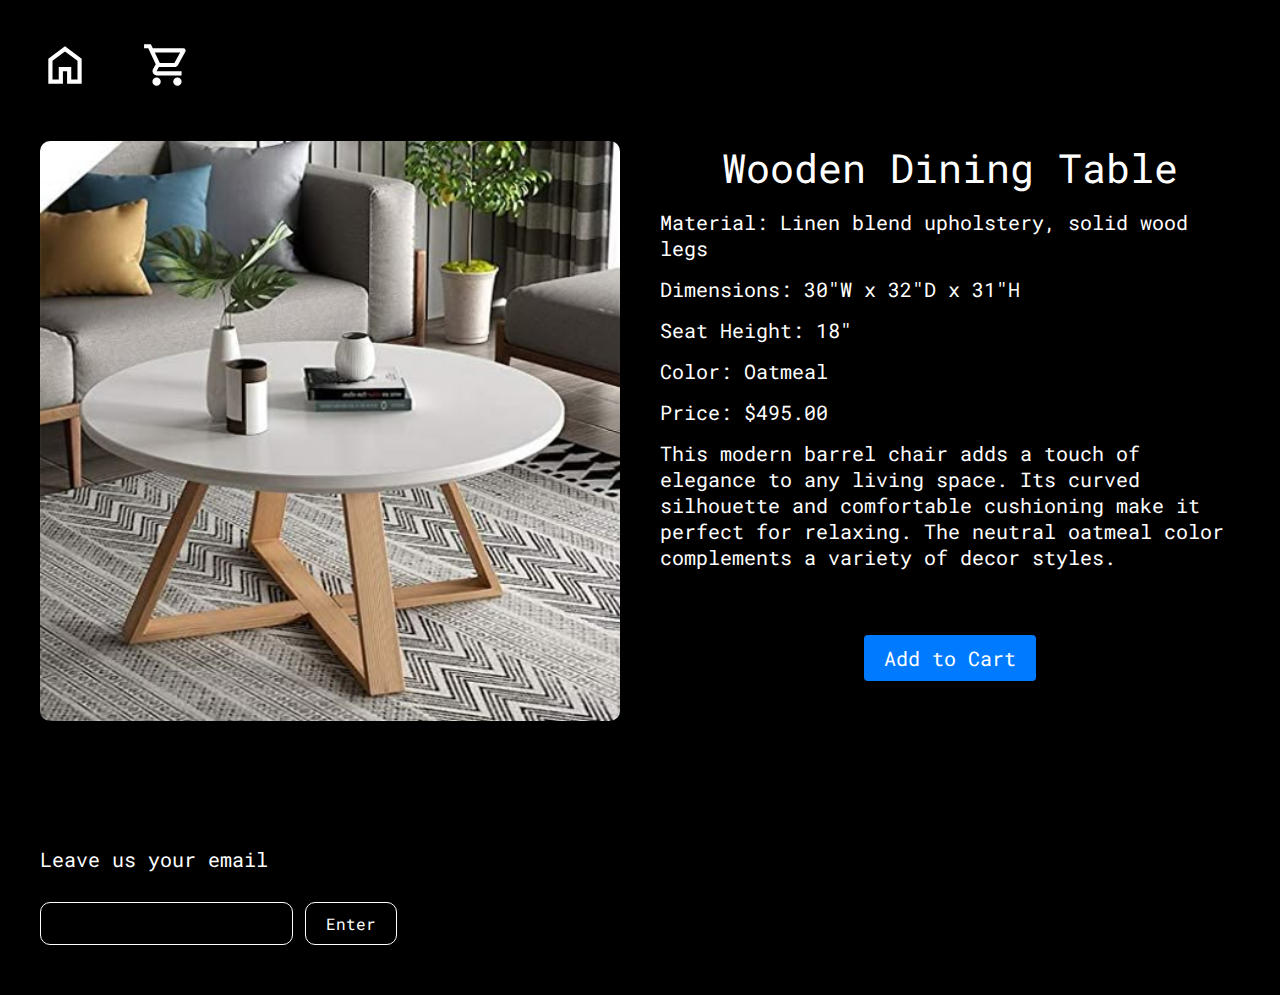
<file: detail pages/table1.html>
<!DOCTYPE html>
<html lang="en">
  <head>
    <meta charset="UTF-8" />
    <meta name="viewport" content="width=device-width, initial-scale=1.0" />
    <link rel="stylesheet" href="../css/main.css" />
    <script src="../js/carro.js" defer></script>
    <title>Product Page</title>
  </head>
  <body>
    <header>
      <a href="../index.html">
        <div class="home">
          <svg
            xmlns="http://www.w3.org/2000/svg"
            height="50px"
            viewBox="0 -960 960 960"
            width="50px"
            fill="white"
          >
            <path
              d="M240-200h120v-240h240v240h120v-360L480-740 240-560v360Zm-80 80v-480l320-240 320 240v480H520v-240h-80v240H160Zm320-350Z"
            />
          </svg>
        </div>
      </a>
      <a href="../cart.html">
        <div class="car">
          <svg
            xmlns="http://www.w3.org/2000/svg"
            height="50px"
            viewBox="0 -960 960 960"
            width="50px"
            fill="white"
          >
            <path
              d="M280-80q-33 0-56.5-23.5T200-160q0-33 23.5-56.5T280-240q33 0 56.5 23.5T360-160q0 33-23.5 56.5T280-80Zm400 0q-33 0-56.5-23.5T600-160q0-33 23.5-56.5T680-240q33 0 56.5 23.5T760-160q0 33-23.5 56.5T680-80ZM246-720l96 200h280l110-200H246Zm-38-80h590q23 0 35 20.5t1 41.5L692-482q-11 20-29.5 31T622-440H324l-44 80h480v80H280q-45 0-68-39.5t-2-78.5l54-98-144-304H40v-80h130l38 80Zm134 280h280-280Z"
            />
          </svg>
        </div>
      </a>
    </header>
    <main class="product-grid">
      <div class="product-image">
        <img src="../fotos/mesa1.jpg" alt="Product Image" />
      </div>
      <div class="product-info">
        <h1>Wooden Dining Table</h1>
        <p>
          <strong>Material:</strong> Linen blend upholstery, solid wood legs
        </p>
        <p><strong>Dimensions:</strong> 30"W x 32"D x 31"H</p>
        <p><strong>Seat Height:</strong> 18"</p>
        <p><strong>Color:</strong> Oatmeal</p>
        <p><strong>Price:</strong> $495.00</p>
        <p>
          This modern barrel chair adds a touch of elegance to any living space.
          Its curved silhouette and comfortable cushioning make it perfect for
          relaxing. The neutral oatmeal color complements a variety of decor
          styles.
        </p>

        <button class="add-button" 
        data-id="3" 
        data-name="Wooden Dining Table" 
        data-price="495.00"
        data-image="../fotos/mesa1.jpg">
        Add to Cart
        </button>



      </div>
    </main>
    <footer>
      <p>Leave us your email</p>
      <input type="text" />
      <button>Enter</button>
    </footer>
  </body>
</html>
</file>
<file: css/main.css>
@import url("https://fonts.googleapis.com/css2?family=Amatic+SC:wght@400;700&family=Arsenal+SC:ital,wght@0,400;0,700;1,400;1,700&family=Cinzel:wght@400..900&family=Glory:ital,wght@0,100..800;1,100..800&family=League+Gothic&family=Macondo&family=Roboto+Mono:ital,wght@0,100..700;1,100..700&family=Space+Grotesk:wght@300..700&family=Ysabeau+SC:wght@1..1000&display=swap");
@import url("https://fonts.googleapis.com/css2?family=Playfair+Display:ital,wght@0,400..900;1,400..900&family=Roboto+Mono:ital,wght@0,100..700;1,100..700&display=swap");

img {
  height: 100%;
  max-width: 100%;
}

.titu {
  font-size: 60px;
}

h1 {
  font-size: 60px;
  text-align: center;
}

a {
  text-decoration: none;
  color: black;
  font-size: 40px;
}

.contenedor {
  display: flex;
  justify-content: center;
  align-items: center;
}

.mostrar {
  padding: 10px 20px;
}

footer {
  padding-bottom: 50px;
  padding-top: 80px;
  padding-left: 40px;
}
footer p{
  padding-bottom: 30px;
}

.material-icons {
  font-size: 36px;
  color: red;
}

* {
  background-color: black;
  color: white;
  font-family: "Roboto Mono", monospace;
  font-weight: 400;
  font-style: normal;
  font-size: 20px;
  margin: 0;
}

.home svg path,
.car svg path {
  fill: white;
}
.home, .car{
  padding-left: 40px;
  padding-top: 40px;
  display: inline;
}
header{
  padding-top: 40px;
}

.grid,
.grid-container {
  display: grid;
  grid-template-columns: 1fr 1fr 1fr;
  padding-bottom: 50px;
  padding-top: 60px;
  padding-left: 40px;
  padding-right: 40px;
  gap: 50px;
}
.botones {
  padding-left: 40px;
  padding-top: 50px;
}
.grid figure {
  margin: 0;
  text-align: center;
}

.grid img {
  width: 100%;
  max-width: 300px;
  height: 250px;
  object-fit: cover;
  border-radius: 5px;
}

.image-container {
  position: relative;
  display: flex;
  justify-content: center;
}

.grid-container img {
  width: 100%;
  max-width: 300px;
  height: 250px;
  object-fit: cover;
  border-radius: 5px;
  display: block;
  transition: filter 0.3s ease;
}

.overlay {
  position: absolute;
  top: 0;
  left: 0;
  width: 100%;
  height: 100%;
  background-color: rgba(0, 0, 0, 0.5);
  color: white;
  display: flex;
  justify-content: center;
  align-items: center;
  opacity: 0;
  transition: opacity 0.3s ease;
}

.image-container:hover img {
  filter: brightness(0.6);
}

.image-container:hover .overlay {
  opacity: 1;
}


.product-grid {
  display: grid;
  grid-template-columns: 1fr 1fr;
  gap: 20px;
  padding: 20px;
}

.product-info h1 {
  margin-bottom: 40px;
}


.add-to-cart {
  text-align: center;
  padding: 20px;
}

.add-button {
  background-color: #4caf50;
  border: none;
  color: white;
  padding: 15px 32px;
  text-align: center;
  text-decoration: none;
  display: block;
  font-size: 20px;
  border-radius: 5px;
  cursor: pointer;
  margin: 50px auto 0;
}

.add-button:hover {
  background-color: #3e8e41;
}

button {
  border-radius: 10px;
  box-shadow: none;
  padding: 10px 20px;
  border: 1px solid white;
  background-color: transparent;
  color: white;
  font-size: 16px;
  cursor: pointer;
}

button:hover {
  background-color: rgba(255, 255, 255, 0.2);
}

input {
  border-radius: 10px;
  box-shadow: none;
  padding: 10px 20px;
  border: 1px solid white;
  color: white;
  font-size: 16px;
}

.cabeza {
  display: flex;
  align-items: center;
  justify-content: center;
  gap: 20px;
  flex-direction: row-reverse;
}

.animacion {
  position: relative;
  width: 400px;
  height: 300px;
  overflow: hidden;
}

.animacion img {
  position: absolute;
  width: 100%;
  height: 100%;
  object-fit: cover;
  opacity: 0;
  animation: changeImage 8s infinite;
}
.animacion img:nth-child(1) {
  animation-delay: 0s;
}
.animacion img:nth-child(2) {
  animation-delay: 2s;
}
.animacion img:nth-child(3) {
  animation-delay: 4s;
}
.animacion img:nth-child(4) {
  animation-delay: 6s;
}
.animacion img:nth-child(5) {
  animation-delay: 8s;
}

@keyframes changeImage {
  0% {
    opacity: 0;
  }
  20% {
    opacity: 1;
  }
  40% {
    opacity: 0;
  }
  100% {
    opacity: 0;
  }
}

.products {
  padding: 20px;
  max-width: 1200px;
  margin: 0 auto;
  display: grid;
  grid-template-columns: repeat(auto-fit, minmax(300px, 1fr));
  gap: 20px;
}
.vaciar{
  padding-left: 40px;
}

.cart-item {
  display: flex;
  gap: 20px;
  padding: 20px;
  border-bottom: 1px solid #eee;
  align-items: center;
}

.cart-item-image {
  width: 100px;
  height: 100px;
  object-fit: cover;
  border-radius: 8px;
}

.cart-item-details {
  flex: 1;
}

.cart-item-details h3 {
  margin: 0 0 10px 0;
  font-size: 1.2em;
}

.quantity-controls {
  display: flex;
  align-items: center;
  gap: 10px;
  margin: 10px 0;
}

.quantity-controls button {
  padding: 5px 10px;
  border: 1px solid #ddd;
  background: #fff;
  border-radius: 4px;
  cursor: pointer;
}

.quantity-controls button:hover {
  background: #f5f5f5;
}

.cart-total {
  margin-top: 20px;
  padding: 20px;
  text-align: right;
  font-size: 1.2em;
  border-top: 2px solid #eee;
}

.empty-cart {
  text-align: center;
  padding: 40px;
  color: #666;
}

.add-button {
  padding: 10px 20px;
  background: #007bff;
  color: white;
  border: none;
  border-radius: 4px;
  cursor: pointer;
  transition: background 0.3s;
}

.add-button:hover {
  background: #0056b3;
}

#clear-cart {
  padding: 10px 20px;
  background: #dc3545;
  color: white;
  border: none;
  border-radius: 4px;
  cursor: pointer;
  transition: background 0.3s;
}

#clear-cart:hover {
  background: #c82333;
}

/* Product Grid Styles */
.product-grid {
  display: grid;
  grid-template-columns: 1fr 1fr;
  gap: 40px;
  padding: 40px;
  max-width: 1200px;
  margin: 0 auto;
}

.product-image img {
  width: 100%;
  height: auto;
  border-radius: 10px;
}

.product-info {
  display: flex;
  flex-direction: column;
  gap: 15px;
}

.product-info h1 {
  margin: 0;
  font-size: 2em;
}

.menos, .mas{
  color: black;
  background-color: white;
}

@media (max-width: 900px) {
.grid,.grid-container{
  grid-template-columns: 1fr 1fr;
}
  .product-grid{
    grid-template-columns: 1fr;
  }
}

@media (max-width: 640px) { 
  .grid,.grid-container{
    grid-template-columns: 1fr;
  }
     
}
</file>
